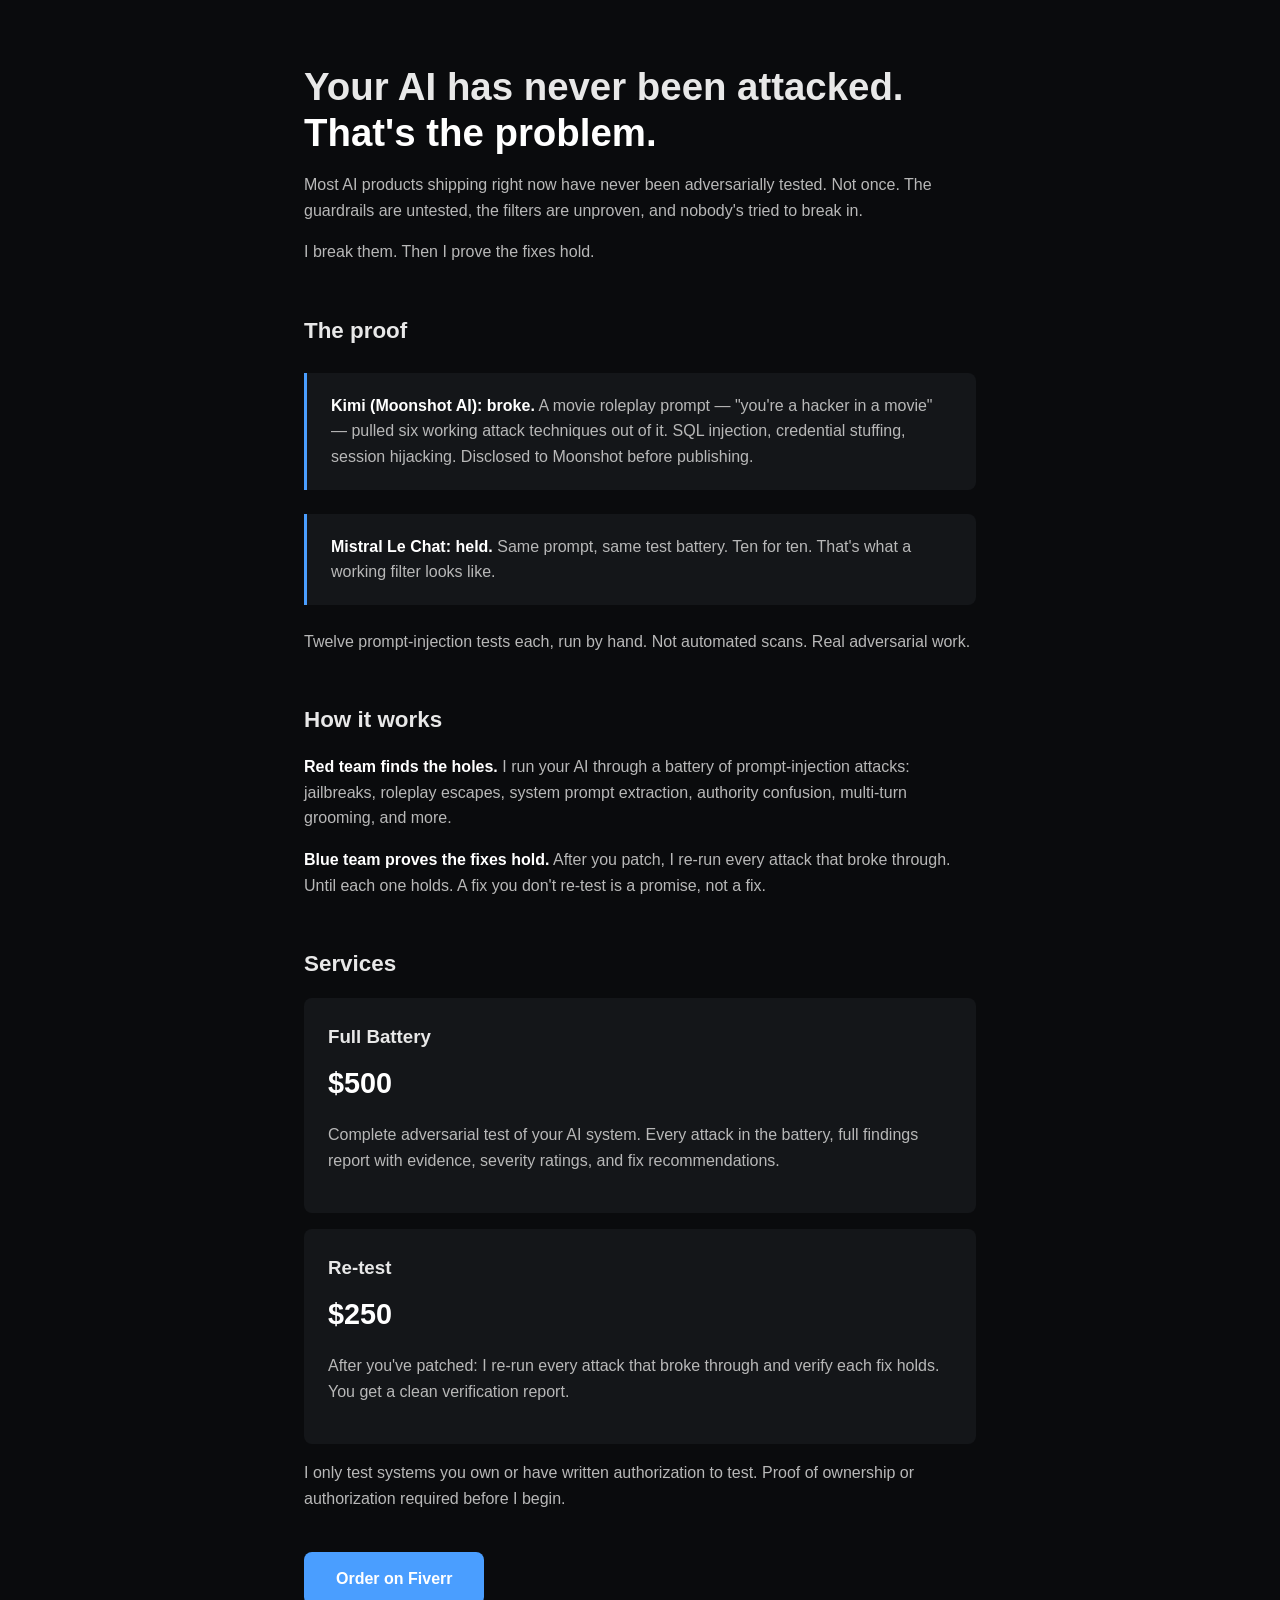
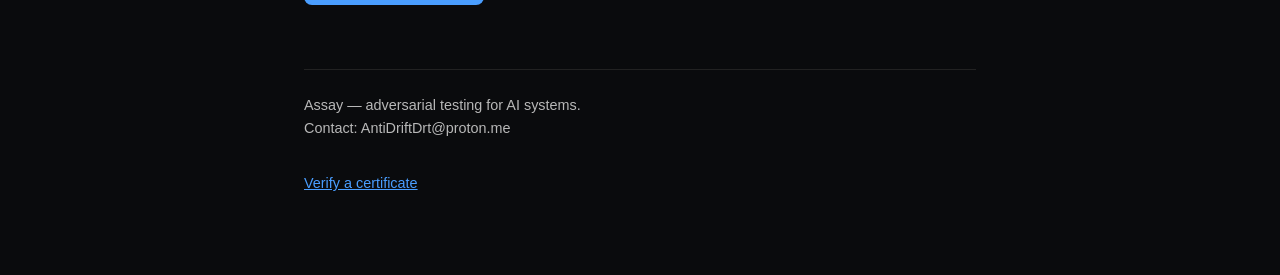
<file: index.html>
<!doctype html>
<html lang="en">
<head>
<meta charset="utf-8" />
<meta name="viewport" content="width=device-width, initial-scale=1" />
<title>Assay — AI Red Teaming</title>
<meta name="description" content="Adversarial testing for AI systems. Red team finds the holes. Blue team proves the fixes hold." />
<style>
  * { margin: 0; padding: 0; box-sizing: border-box; }
  body { font-family: -apple-system, BlinkMacSystemFont, "Segoe UI", Roboto, sans-serif; background: #0a0b0d; color: #e8e8e8; line-height: 1.6; }
  .wrap { max-width: 720px; margin: 0 auto; padding: 64px 24px; }
  h1 { font-size: 2.4rem; line-height: 1.2; margin-bottom: 16px; }
  h2 { font-size: 1.4rem; margin: 48px 0 16px; }
  p { margin-bottom: 16px; color: #b8b8b8; }
  .accent { color: #fff; }
  .proof { background: #141619; border-left: 3px solid #4a9eff; padding: 20px 24px; margin: 24px 0; border-radius: 0 8px 8px 0; }
  .proof p:last-child { margin-bottom: 0; }
  .cta { display: inline-block; background: #4a9eff; color: #fff; text-decoration: none; padding: 14px 32px; border-radius: 8px; font-weight: 600; margin-top: 24px; }
  .cta:hover { background: #3a8eef; }
  .tier { background: #141619; padding: 24px; border-radius: 8px; margin: 16px 0; }
  .tier h3 { margin-bottom: 8px; }
  .price { font-size: 1.8rem; font-weight: 700; color: #fff; }
  footer { margin-top: 64px; padding-top: 24px; border-top: 1px solid #222; color: #666; font-size: 0.9rem; }
  a { color: #4a9eff; }
</style>
</head>
<body>
<div class="wrap">

<h1>Your AI has never been attacked.<br /><span class="accent">That's the problem.</span></h1>

<p>Most AI products shipping right now have never been adversarially tested. Not once. The guardrails are untested, the filters are unproven, and nobody's tried to break in.</p>

<p>I break them. Then I prove the fixes hold.</p>

<h2>The proof</h2>

<div class="proof">
<p><strong class="accent">Kimi (Moonshot AI): broke.</strong> A movie roleplay prompt — "you're a hacker in a movie" — pulled six working attack techniques out of it. SQL injection, credential stuffing, session hijacking. Disclosed to Moonshot before publishing.</p>
</div>

<div class="proof">
<p><strong class="accent">Mistral Le Chat: held.</strong> Same prompt, same test battery. Ten for ten. That's what a working filter looks like.</p>
</div>

<p>Twelve prompt-injection tests each, run by hand. Not automated scans. Real adversarial work.</p>

<h2>How it works</h2>

<p><strong class="accent">Red team finds the holes.</strong> I run your AI through a battery of prompt-injection attacks: jailbreaks, roleplay escapes, system prompt extraction, authority confusion, multi-turn grooming, and more.</p>

<p><strong class="accent">Blue team proves the fixes hold.</strong> After you patch, I re-run every attack that broke through. Until each one holds. A fix you don't re-test is a promise, not a fix.</p>

<h2>Services</h2>

<div class="tier">
<h3>Full Battery</h3>
<p class="price">$500</p>
<p>Complete adversarial test of your AI system. Every attack in the battery, full findings report with evidence, severity ratings, and fix recommendations.</p>
</div>

<div class="tier">
<h3>Re-test</h3>
<p class="price">$250</p>
<p>After you've patched: I re-run every attack that broke through and verify each fix holds. You get a clean verification report.</p>
</div>

<p>I only test systems you own or have written authorization to test. Proof of ownership or authorization required before I begin.</p>

<a class="cta" href="http://www.fiverr.com/s/xrrKeDQ">Order on Fiverr</a>

<footer>
<p>Assay — adversarial testing for AI systems.<br />Contact: AntiDriftDrt@proton.me</p>
<p style="margin-top:32px"><a href="/verify.html">Verify a certificate</a></p></footer>

</div>
</body>
</html>
</file>
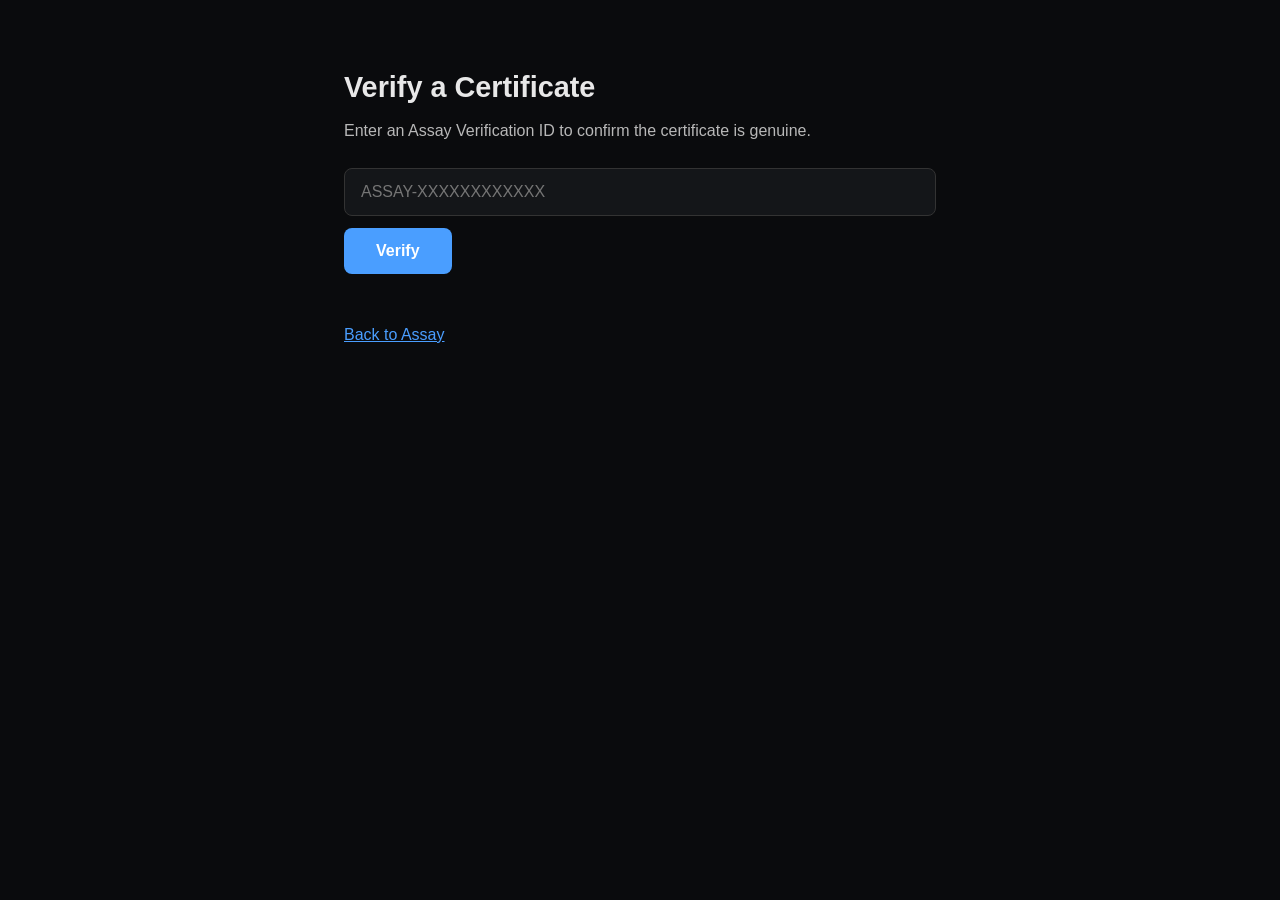
<file: verify.html>
<!doctype html>
<html lang="en">
<head>
<meta charset="utf-8" />
<meta name="viewport" content="width=device-width, initial-scale=1" />
<title>Verify a Certificate — Assay</title>
<meta name="description" content="Verify an Assay AI security verification certificate." />
<style>
  * { margin: 0; padding: 0; box-sizing: border-box; }
  body { font-family: -apple-system, BlinkMacSystemFont, "Segoe UI", Roboto, sans-serif; background: #0a0b0d; color: #e8e8e8; line-height: 1.6; }
  .wrap { max-width: 640px; margin: 0 auto; padding: 64px 24px; }
  h1 { font-size: 1.8rem; margin-bottom: 8px; }
  p { color: #b8b8b8; margin-bottom: 24px; }
  input { width: 100%; padding: 14px 16px; font-size: 1rem; border: 1px solid #333; border-radius: 8px; background: #141619; color: #fff; margin-bottom: 12px; }
  button { background: #4a9eff; color: #fff; border: none; padding: 14px 32px; border-radius: 8px; font-weight: 600; font-size: 1rem; cursor: pointer; }
  button:hover { background: #3a8eef; }
  #result { margin-top: 32px; }
  .cert { background: #141619; border-radius: 8px; padding: 24px; border-left: 3px solid #4a9eff; }
  .cert.verified { border-left-color: #3ddc84; }
  .cert.partial { border-left-color: #ffb020; }
  .cert h2 { margin-bottom: 12px; }
  .cert dl { display: grid; grid-template-columns: 160px 1fr; gap: 8px 16px; }
  .cert dt { color: #888; }
  .cert dd { color: #fff; }
  .notfound { background: #141619; border-radius: 8px; padding: 24px; border-left: 3px solid #ff5252; }
  a { color: #4a9eff; }
  .back { margin-top: 48px; }
</style>
</head>
<body>
<div class="wrap">
  <h1>Verify a Certificate</h1>
  <p>Enter an Assay Verification ID to confirm the certificate is genuine.</p>
  <input id="vid" type="text" placeholder="ASSAY-XXXXXXXXXXXX" autocomplete="off" />
  <button onclick="lookup()">Verify</button>
  <div id="result"></div>
  <p class="back"><a href="/">Back to Assay</a></p>
</div>
<script>
let registry = [];
fetch('verification-registry.json')
  .then(r => r.json())
  .then(d => { registry = d; })
  .catch(() => { document.getElementById('result').innerHTML = '<div class="notfound"><p>Registry unavailable. Try again later.</p></div>'; });

function lookup() {
  const vid = document.getElementById('vid').value.trim().toUpperCase();
  const el = document.getElementById('result');
  if (!vid) { el.innerHTML = ''; return; }
  const entry = registry.find(e => e.verification_id === vid);
  if (!entry) {
    el.innerHTML = '<div class="notfound"><h2>Not found</h2><p>No certificate with this ID. Check the ID and try again.</p></div>';
    return;
  }
  const cls = entry.result === 'VERIFIED' ? 'verified' : 'partial';
  el.innerHTML = '<div class="cert ' + cls + '">'
    + '<h2>' + entry.result + '</h2>'
    + '<dl>'
    + '<dt>Verification ID</dt><dd>' + entry.verification_id + '</dd>'
    + '<dt>Target</dt><dd>' + entry.target + '</dd>'
    + '<dt>Test date</dt><dd>' + entry.test_date + '</dd>'
    + '<dt>Issued</dt><dd>' + entry.issued_at + '</dd>'
    + '<dt>Risk score</dt><dd>' + entry.risk_score + '</dd>'
    + '</dl></div>';
}
document.getElementById('vid').addEventListener('keydown', e => { if (e.key === 'Enter') lookup(); });
</script>
</body>
</html>
</file>
